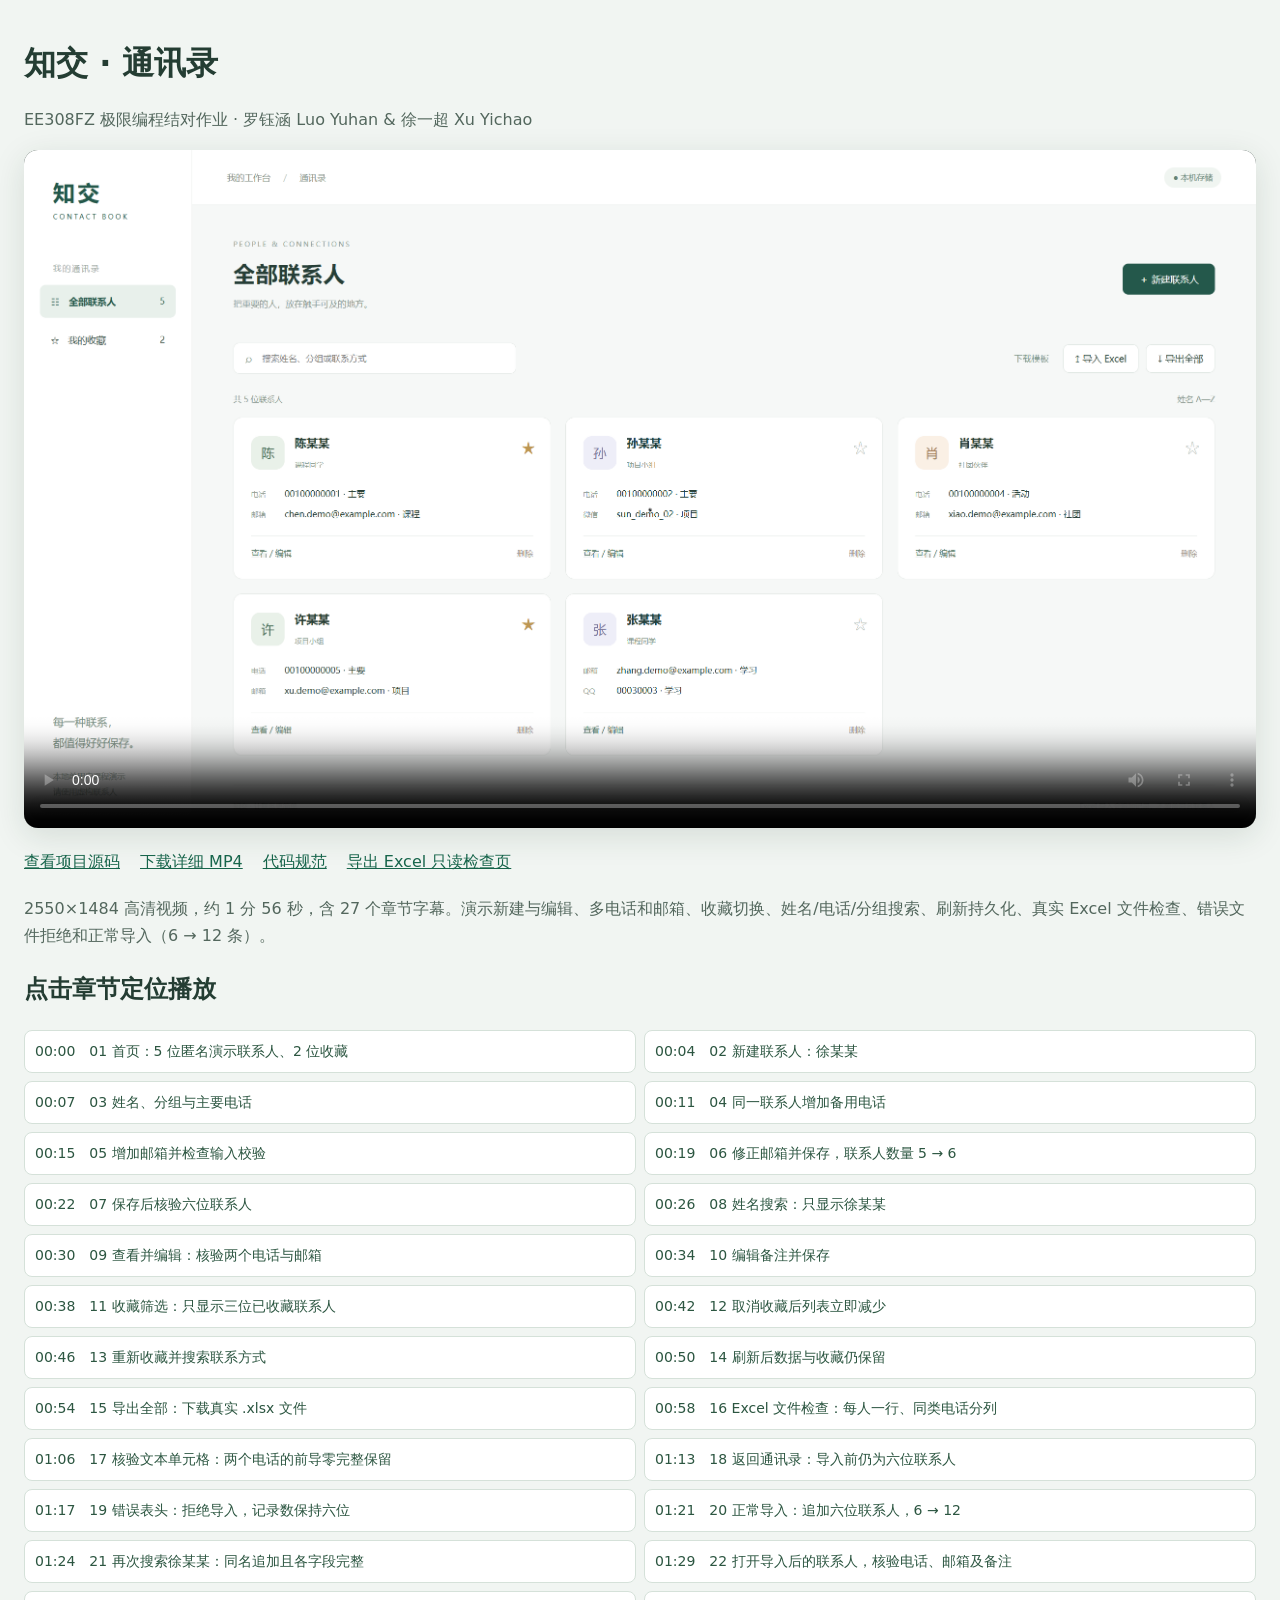
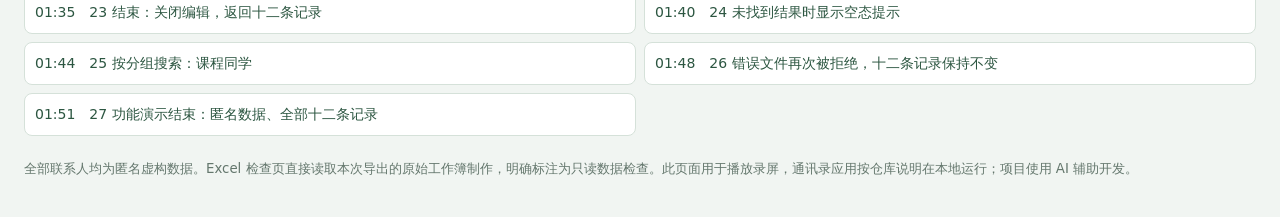
<file: docs/index.html>
<!doctype html><html lang="zh-CN"><head><meta charset="utf-8"><meta name="viewport" content="width=device-width,initial-scale=1"><title>知交通讯录 · 详细功能演示</title><style>body{margin:0;background:#f1f5f2;color:#243d33;font:16px/1.7 system-ui,"Microsoft YaHei",sans-serif}main{max-width:1600px;margin:36px auto;padding:0 24px}h1{font-size:32px;margin-bottom:6px}p{color:#53675d}video{display:block;width:100%;background:#12251c;border-radius:14px;box-shadow:0 8px 32px #18352220}nav{display:flex;gap:20px;flex-wrap:wrap;margin:20px 0}a{color:#17654b}small{display:block;margin:22px 0;color:#64776d}ol{padding:0;list-style:none;display:grid;grid-template-columns:1fr 1fr;gap:8px}button{text-align:left;width:100%;border:1px solid #d5e1d9;border-radius:8px;background:white;color:#2c5641;padding:10px;font:14px/1.5 system-ui;cursor:pointer}@media(max-width:700px){ol{grid-template-columns:1fr}}</style></head><body><main><h1>知交 · 通讯录</h1><p>EE308FZ 极限编程结对作业 · 罗钰涵 Luo Yuhan &amp; 徐一超 Xu Yichao</p><video id="demo" controls preload="metadata" playsinline poster="assets/01-contact-hd.png?v=1.1.1-clean"><source src="通讯录核心功能演示.mp4?v=1.1.1-clean" type="video/mp4">浏览器暂不支持视频播放，请使用下方下载链接。</video><nav><a href="https://github.com/Zarvik188/zhijiao-addressbook">查看项目源码</a><a href="通讯录核心功能演示.mp4?v=1.1.1-clean" download>下载详细 MP4</a><a href="https://github.com/Zarvik188/zhijiao-addressbook/blob/main/codestyle.md">代码规范</a><a href="excel-check.html">导出 Excel 只读检查页</a></nav><p>2550×1484 高清视频，约 1 分 56 秒，含 27 个章节字幕。演示新建与编辑、多电话和邮箱、收藏切换、姓名/电话/分组搜索、刷新持久化、真实 Excel 文件检查、错误文件拒绝和正常导入（6 → 12 条）。</p><h2>点击章节定位播放</h2><ol><li><button onclick="const v=document.getElementById('demo');v.currentTime=0;v.play()">00:00　01 首页：5 位匿名演示联系人、2 位收藏</button></li><li><button onclick="const v=document.getElementById('demo');v.currentTime=4;v.play()">00:04　02 新建联系人：徐某某</button></li><li><button onclick="const v=document.getElementById('demo');v.currentTime=7;v.play()">00:07　03 姓名、分组与主要电话</button></li><li><button onclick="const v=document.getElementById('demo');v.currentTime=11;v.play()">00:11　04 同一联系人增加备用电话</button></li><li><button onclick="const v=document.getElementById('demo');v.currentTime=15;v.play()">00:15　05 增加邮箱并检查输入校验</button></li><li><button onclick="const v=document.getElementById('demo');v.currentTime=19;v.play()">00:19　06 修正邮箱并保存，联系人数量 5 → 6</button></li><li><button onclick="const v=document.getElementById('demo');v.currentTime=22;v.play()">00:22　07 保存后核验六位联系人</button></li><li><button onclick="const v=document.getElementById('demo');v.currentTime=26;v.play()">00:26　08 姓名搜索：只显示徐某某</button></li><li><button onclick="const v=document.getElementById('demo');v.currentTime=30;v.play()">00:30　09 查看并编辑：核验两个电话与邮箱</button></li><li><button onclick="const v=document.getElementById('demo');v.currentTime=34;v.play()">00:34　10 编辑备注并保存</button></li><li><button onclick="const v=document.getElementById('demo');v.currentTime=38;v.play()">00:38　11 收藏筛选：只显示三位已收藏联系人</button></li><li><button onclick="const v=document.getElementById('demo');v.currentTime=42;v.play()">00:42　12 取消收藏后列表立即减少</button></li><li><button onclick="const v=document.getElementById('demo');v.currentTime=46;v.play()">00:46　13 重新收藏并搜索联系方式</button></li><li><button onclick="const v=document.getElementById('demo');v.currentTime=50;v.play()">00:50　14 刷新后数据与收藏仍保留</button></li><li><button onclick="const v=document.getElementById('demo');v.currentTime=54;v.play()">00:54　15 导出全部：下载真实 .xlsx 文件</button></li><li><button onclick="const v=document.getElementById('demo');v.currentTime=58;v.play()">00:58　16 Excel 文件检查：每人一行、同类电话分列</button></li><li><button onclick="const v=document.getElementById('demo');v.currentTime=66;v.play()">01:06　17 核验文本单元格：两个电话的前导零完整保留</button></li><li><button onclick="const v=document.getElementById('demo');v.currentTime=73;v.play()">01:13　18 返回通讯录：导入前仍为六位联系人</button></li><li><button onclick="const v=document.getElementById('demo');v.currentTime=77;v.play()">01:17　19 错误表头：拒绝导入，记录数保持六位</button></li><li><button onclick="const v=document.getElementById('demo');v.currentTime=81;v.play()">01:21　20 正常导入：追加六位联系人，6 → 12</button></li><li><button onclick="const v=document.getElementById('demo');v.currentTime=84;v.play()">01:24　21 再次搜索徐某某：同名追加且各字段完整</button></li><li><button onclick="const v=document.getElementById('demo');v.currentTime=89;v.play()">01:29　22 打开导入后的联系人，核验电话、邮箱及备注</button></li><li><button onclick="const v=document.getElementById('demo');v.currentTime=95;v.play()">01:35　23 结束：关闭编辑，返回十二条记录</button></li><li><button onclick="const v=document.getElementById('demo');v.currentTime=100;v.play()">01:40　24 未找到结果时显示空态提示</button></li><li><button onclick="const v=document.getElementById('demo');v.currentTime=104;v.play()">01:44　25 按分组搜索：课程同学</button></li><li><button onclick="const v=document.getElementById('demo');v.currentTime=108;v.play()">01:48　26 错误文件再次被拒绝，十二条记录保持不变</button></li><li><button onclick="const v=document.getElementById('demo');v.currentTime=111;v.play()">01:51　27 功能演示结束：匿名数据、全部十二条记录</button></li></ol><small>全部联系人均为匿名虚构数据。Excel 检查页直接读取本次导出的原始工作簿制作，明确标注为只读数据检查。此页面用于播放录屏，通讯录应用按仓库说明在本地运行；项目使用 AI 辅助开发。</small></main></body></html>
</file>
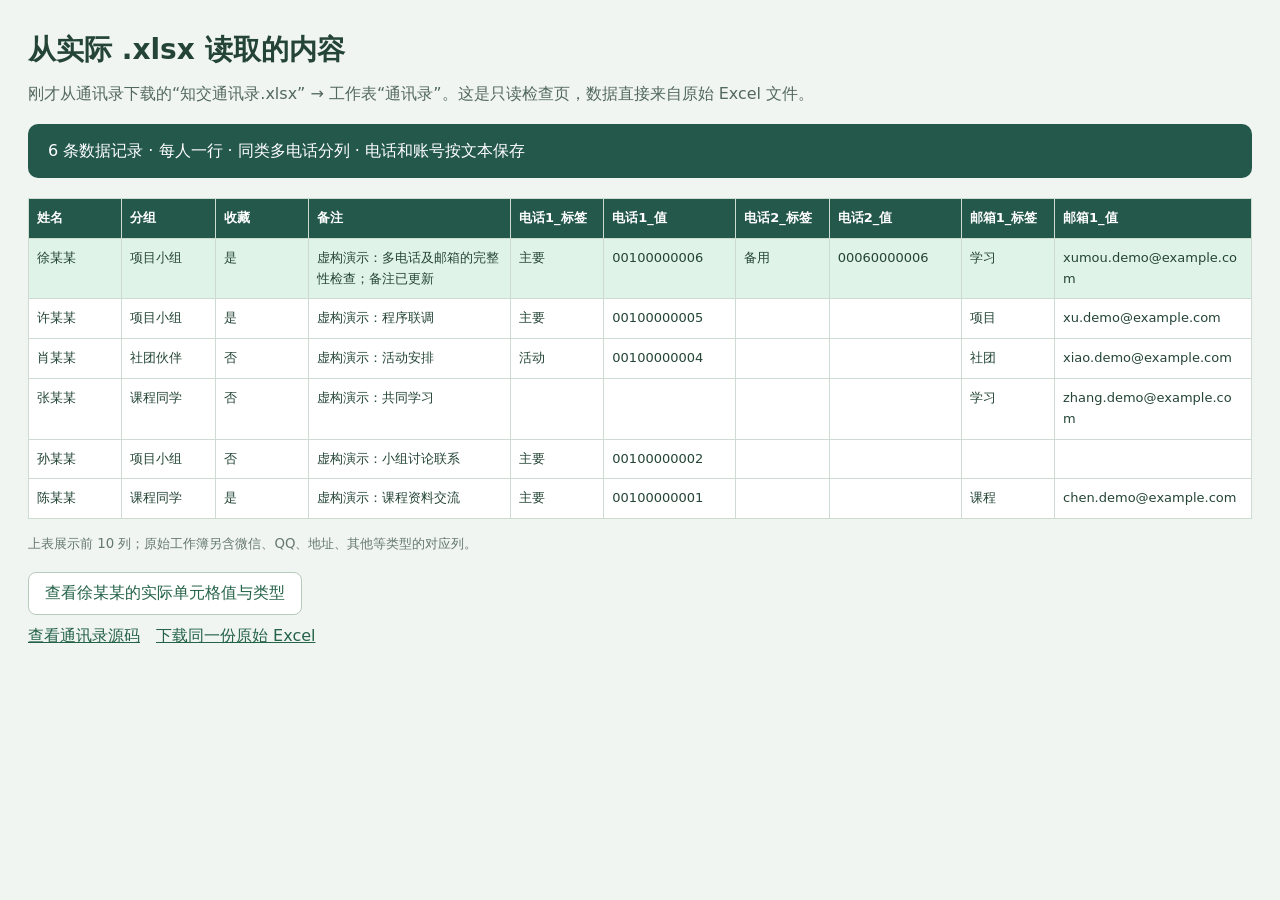
<file: docs/excel-check.html>
<!doctype html><html lang="zh-CN"><head><meta charset="utf-8"><title>实际导出 Excel · 只读数据检查</title><style>body{font:16px/1.6 system-ui,"Microsoft YaHei",sans-serif;background:#f1f5f2;color:#244536;margin:0;padding:28px}h1{font-size:28px;margin:0 0 8px}p{margin:8px 0 18px;color:#53695d}.stats{background:#24584b;color:#fff;padding:14px 20px;border-radius:10px;margin-bottom:20px}table{border-collapse:collapse;width:100%;background:#fff;font-size:13px;table-layout:fixed}th,td{border:1px solid #cddbd2;padding:9px 8px;overflow-wrap:anywhere;text-align:left;vertical-align:top}th{background:#24584b;color:white}th:nth-child(4){width:185px}th:nth-child(6),th:nth-child(8){width:115px}th:nth-child(10){width:180px}.target{background:#e0f3e8}button,a{color:#246348;font-size:16px}button{background:#fff;border:1px solid #b4cbbd;padding:10px 16px;border-radius:8px;cursor:pointer}pre{white-space:pre-wrap;background:#fff;border-left:5px solid #24584b;padding:18px;font-size:14px;line-height:1.8}small{display:block;color:#65796e;margin-top:14px}</style></head><body><h1>从实际 .xlsx 读取的内容</h1><p>刚才从通讯录下载的“知交通讯录.xlsx” → 工作表“通讯录”。这是只读检查页，数据直接来自原始 Excel 文件。</p><div class="stats">6 条数据记录 · 每人一行 · 同类多电话分列 · 电话和账号按文本保存</div><table><thead><tr><th>姓名</th><th>分组</th><th>收藏</th><th>备注</th><th>电话1_标签</th><th>电话1_值</th><th>电话2_标签</th><th>电话2_值</th><th>邮箱1_标签</th><th>邮箱1_值</th></tr></thead><tbody><tr class="target"><td>徐某某</td><td>项目小组</td><td>是</td><td>虚构演示：多电话及邮箱的完整性检查；备注已更新</td><td>主要</td><td>00100000006</td><td>备用</td><td>00060000006</td><td>学习</td><td>xumou.demo@example.com</td></tr><tr><td>许某某</td><td>项目小组</td><td>是</td><td>虚构演示：程序联调</td><td>主要</td><td>00100000005</td><td></td><td></td><td>项目</td><td>xu.demo@example.com</td></tr><tr><td>肖某某</td><td>社团伙伴</td><td>否</td><td>虚构演示：活动安排</td><td>活动</td><td>00100000004</td><td></td><td></td><td>社团</td><td>xiao.demo@example.com</td></tr><tr><td>张某某</td><td>课程同学</td><td>否</td><td>虚构演示：共同学习</td><td></td><td></td><td></td><td></td><td>学习</td><td>zhang.demo@example.com</td></tr><tr><td>孙某某</td><td>项目小组</td><td>否</td><td>虚构演示：小组讨论联系</td><td>主要</td><td>00100000002</td><td></td><td></td><td></td><td></td></tr><tr><td>陈某某</td><td>课程同学</td><td>是</td><td>虚构演示：课程资料交流</td><td>主要</td><td>00100000001</td><td></td><td></td><td>课程</td><td>chen.demo@example.com</td></tr></tbody></table><p><small>上表展示前 10 列；原始工作簿另含微信、QQ、地址、其他等类型的对应列。</small></p><button onclick="document.getElementById('detail').hidden=false">查看徐某某的实际单元格值与类型</button><pre id="detail" hidden>姓名 = 徐某某    单元格类型：s，数字格式：@
分组 = 项目小组    单元格类型：s，数字格式：@
收藏 = 是    单元格类型：s，数字格式：@
备注 = 虚构演示：多电话及邮箱的完整性检查；备注已更新    单元格类型：s，数字格式：@
电话1_标签 = 主要    单元格类型：s，数字格式：@
电话1_值 = 00100000006    单元格类型：s，数字格式：@
电话2_标签 = 备用    单元格类型：s，数字格式：@
电话2_值 = 00060000006    单元格类型：s，数字格式：@
邮箱1_标签 = 学习    单元格类型：s，数字格式：@
邮箱1_值 = xumou.demo@example.com    单元格类型：s，数字格式：@</pre><p><a href="https://github.com/Zarvik188/zhijiao-addressbook">查看通讯录源码</a>　<a href="通讯录演示导出.xlsx">下载同一份原始 Excel</a></p></body></html>
</file>
